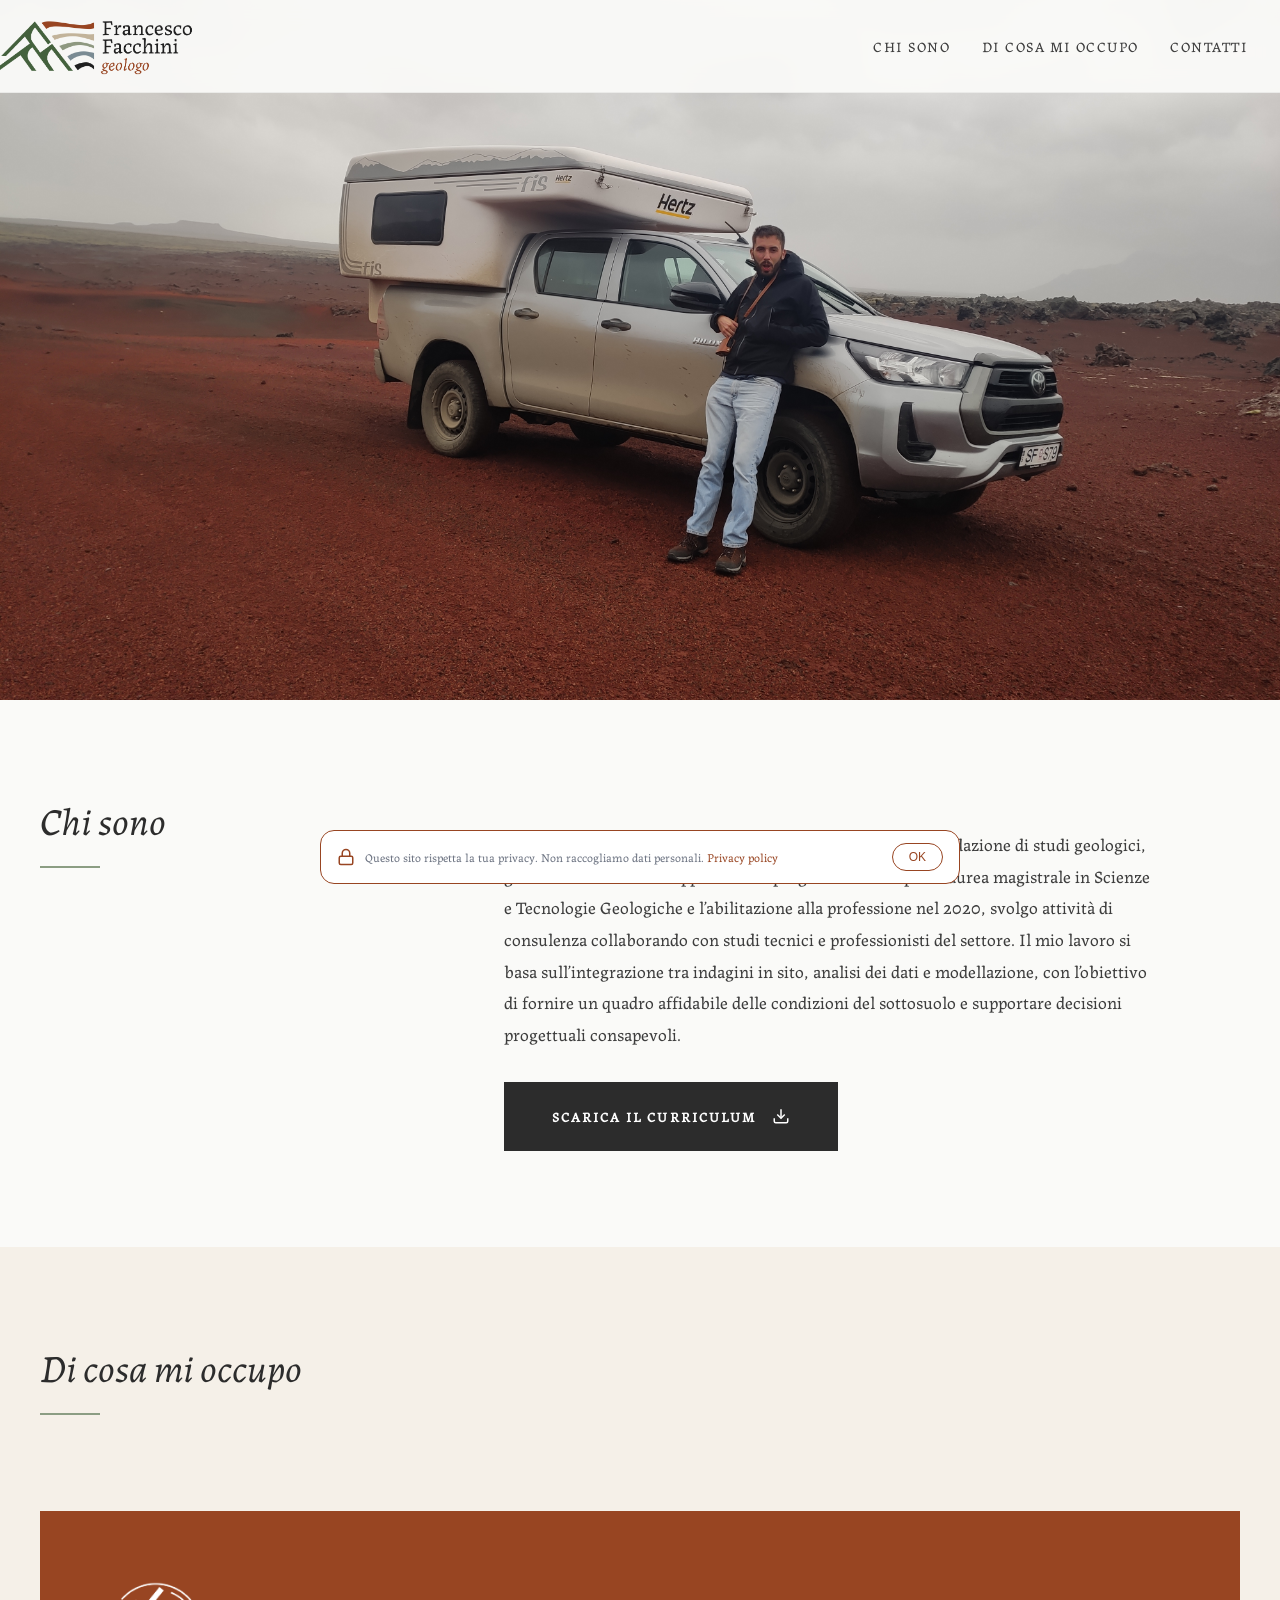
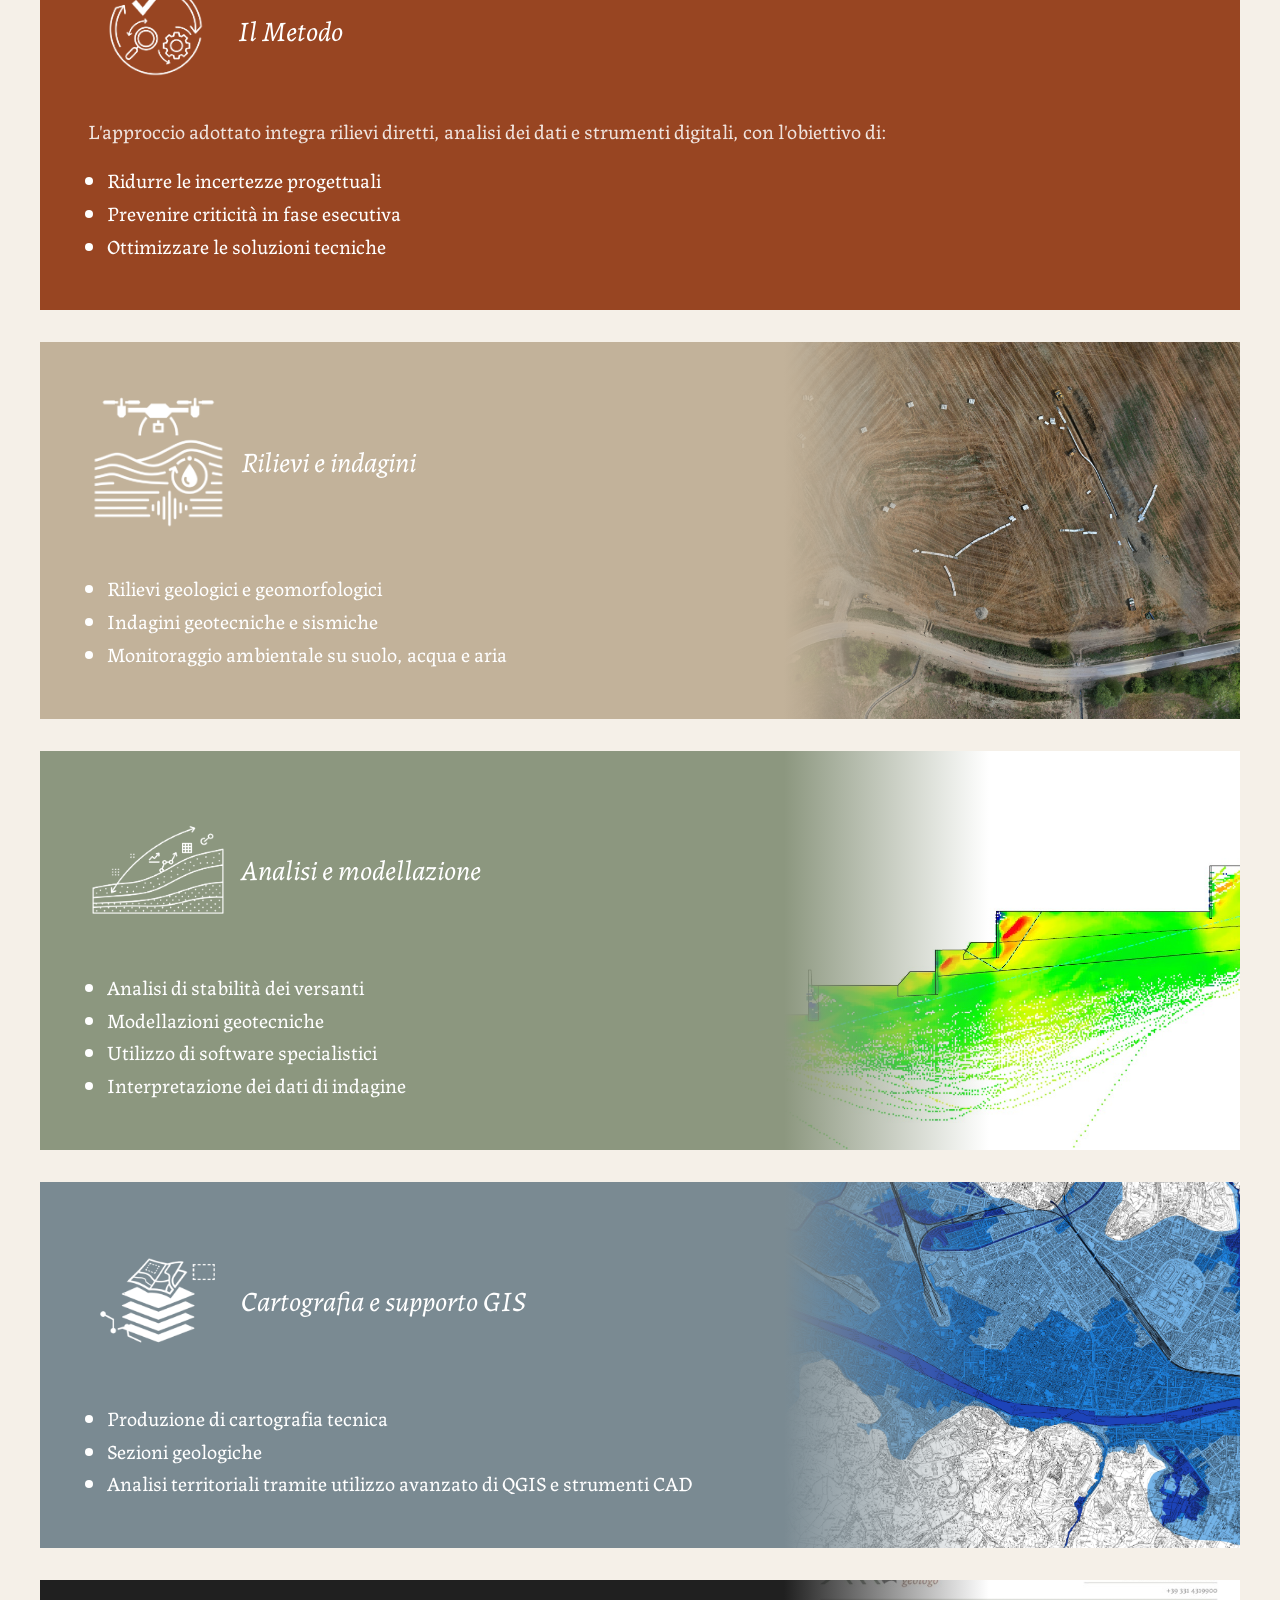
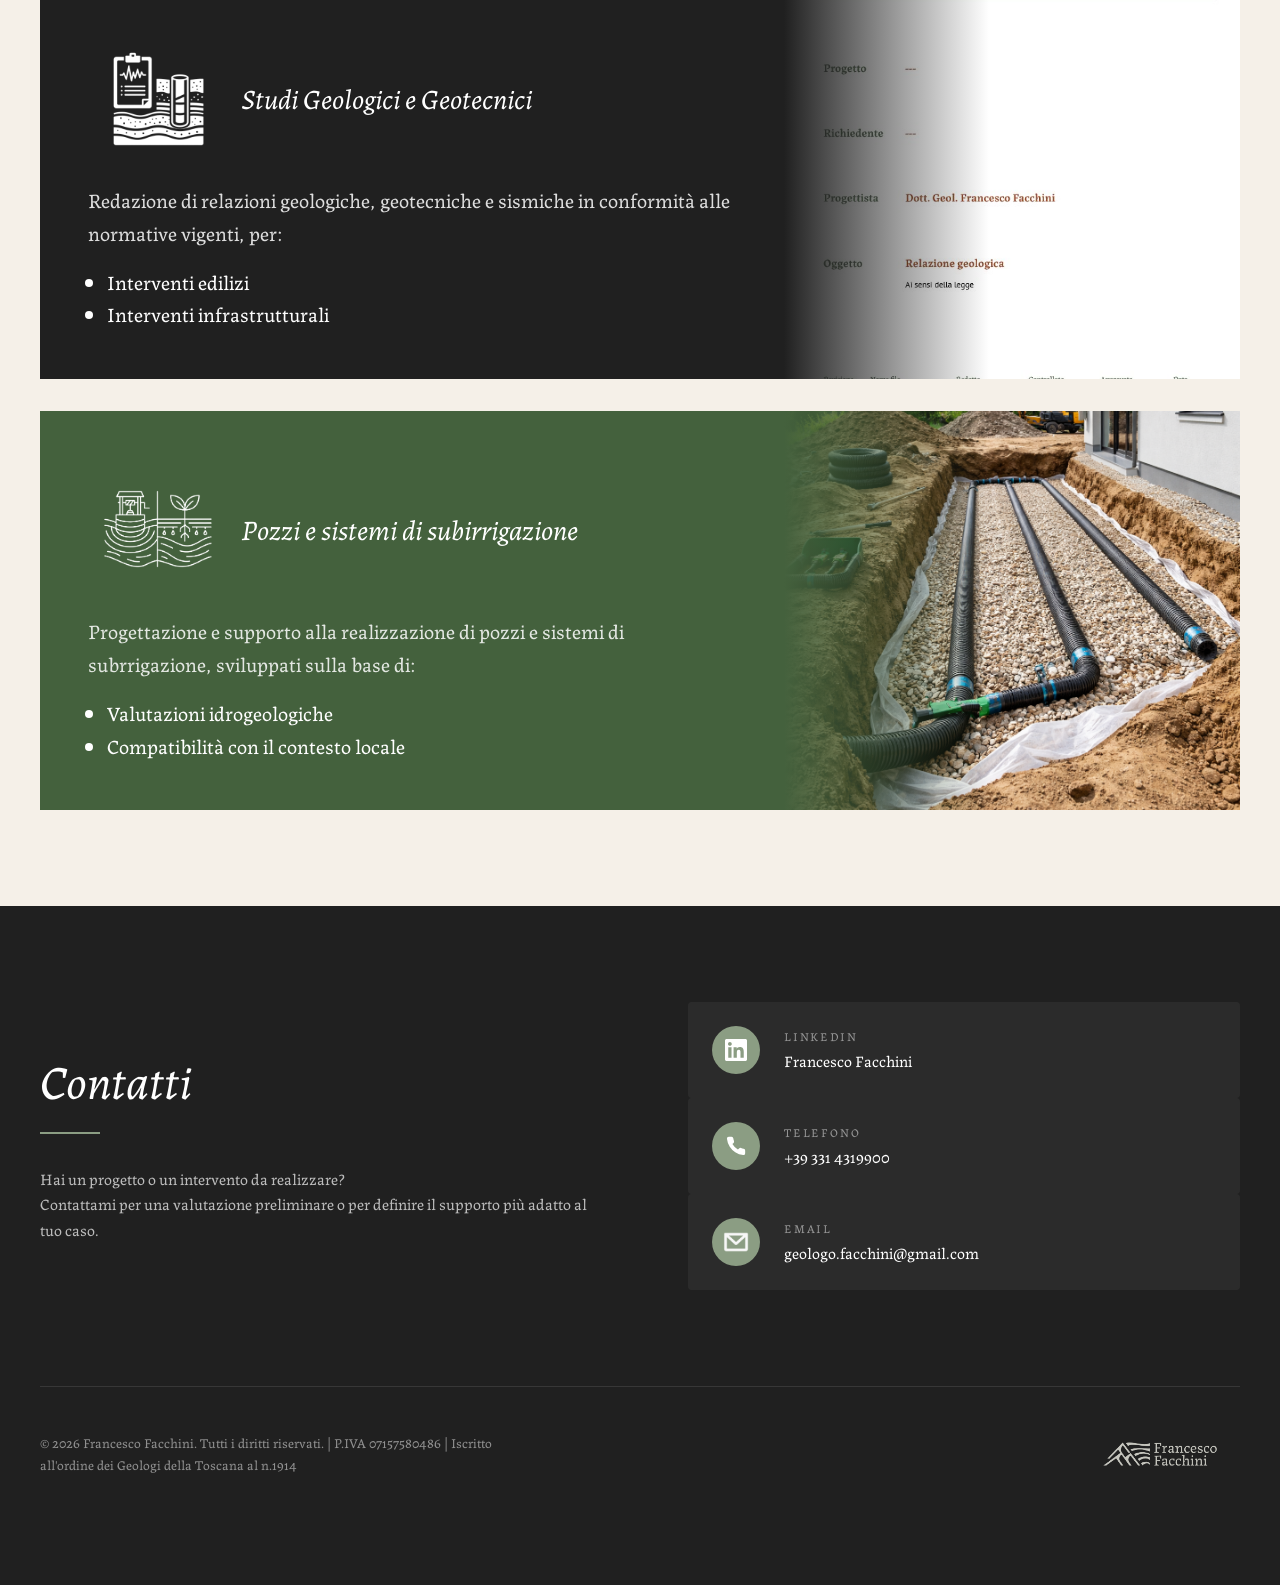
<file: sito_Francesco_Facchini/index.html>
<!DOCTYPE html>
<html lang="it">
<head>
    <meta charset="UTF-8">
    <meta name="viewport" content="width=device-width, initial-scale=1.0">
    <title>Geologo Francesco Facchini | Portfolio</title>
    <meta name="description" content="Portfolio professionale del Geologo Francesco Facchini - Consulenza geologica, analisi del territorio e studi ambientali.">
    
    <link rel="preconnect" href="https://fonts.googleapis.com">
    <link rel="preconnect" href="https://fonts.gstatic.com" crossorigin>
    <link href="https://fonts.googleapis.com/css2?family=Cormorant+Garamond:ital,wght@0,400;0,500;0,600;0,700;1,400&family=Inter:wght@300;400;500;600&display=swap" rel="stylesheet">
    
    <link rel="stylesheet" href="styles.css">
</head>
<body>
    <nav class="navbar" role="navigation" aria-label="Navigazione principale">
        <div class="navbar-container">
            <a href="#" class="navbar-logo" aria-label="Torna alla home">
                <div class="logo-icon">
                    <img src="assets/LOGO_Multicolor.png" alt="Logo Facchini" style="width: 100%; height: 100%; object-fit: contain;">
                </div>
            </a>
            
            <ul class="navbar-links" id="navLinks">
                <li><a href="#chi-sono">Chi sono</a></li>
                <li><a href="#lavori">Di cosa mi occupo</a></li>
                <li><a href="#contatti">Contatti</a></li>
            </ul>
            
            <button class="menu-toggle" id="menuToggle" aria-label="Apri menu" aria-expanded="false">
                <span></span>
                <span></span>
                <span></span>
            </button>
        </div>
    </nav>

    <header class="hero" id="hero">
        <div class="hero-image-slider-wrapper">
            <div class="hero-image-slider">
                <img src="assets/Copertina (1).jpg" alt="Vista 1" class="slider-image">
                <img src="assets/Copertina (3).jpg" alt="Vista 2" class="slider-image">
                <img src="assets/Copertina (4).jpg" alt="Vista 3" class="slider-image">
            </div>
        </div>
    </header>

    <section class="section chi-sono" id="chi-sono" aria-labelledby="chi-sono-title">
        <div class="section-container">
            <div class="chi-sono-grid">
                <header class="section-header">
                    <h2 class="section-title" id="chi-sono-title">Chi sono</h2>
                </header>
                <div class="chi-sono-content">
                    <p class="chi-sono-text">
                        Sono un geologo libero professionista con esperienza nella redazione di studi geologici, geotecnici e sismici a supporto della progettazione. Dopo la laurea magistrale in Scienze e Tecnologie Geologiche e l’abilitazione alla professione nel 2020, svolgo attività di consulenza collaborando con studi tecnici e professionisti del settore. Il mio lavoro si basa sull’integrazione tra indagini in sito, analisi dei dati e modellazione, con l’obiettivo di fornire un quadro affidabile delle condizioni del sottosuolo e supportare decisioni progettuali consapevoli.
                    </p>
                    <a href="assets/CV_Francesco_Facchini.pdf" class="btn btn-primary" download="CV_Francesco_Facchini">
                        Scarica il Curriculum
                        <svg viewBox="0 0 24 24" fill="none" stroke="currentColor" stroke-width="2" aria-hidden="true">
                            <path d="M21 15v4a2 2 0 0 1-2 2H5a2 2 0 0 1-2-2v-4"/>
                            <polyline points="7 10 12 15 17 10"/>
                            <line x1="12" y1="15" x2="12" y2="3"/>
                        </svg>
                    </a>
                </div>
            </div>
        </div>
    </section>

    <section class="section lavori" id="lavori" aria-labelledby="lavori-title">
        <div class="section-container">
            <header class="lavori-header">
                <h2 class="section-title" id="lavori-title">Di cosa mi occupo</h2>
            </header>
            
            <div class="projects-grid">
                <article class="project-card project-card--large project-card--rust">
                    <div class="project-card-inner">
                        <div class="project-card-content">
                            <h3 class="project-title"><img src="assets/Metodo_Bn-removebg-preview.png" alt="" class="project-icon icon--metodo">Il Metodo</h3>
                            <p class="project-description">
                                L'approccio adottato integra rilievi diretti, analisi dei dati e strumenti digitali, con l'obiettivo di:
                            </p>
                            <ul class="project-list">
                                <li>Ridurre le incertezze progettuali</li>
                                <li>Prevenire criticità in fase esecutiva</li>
                                <li>Ottimizzare le soluzioni tecniche</li>
                            </ul>
                        </div>
                    </div>
                </article>

                <article class="project-card project-card--medium project-card--beige">
                    <div class="project-card-inner">
                        <div class="project-card-content">
                            <h3 class="project-title"><img src="assets/Rilievo-removebg-preview.png" alt="" class="project-icon icon--rilievo">Rilievi e indagini</h3>
                            <p class="project-description">
                                <ul  class="project-list">
                                    <li>Rilievi geologici e geomorfologici</li>
                                    <li>Indagini geotecniche e sismiche</li>
                                    <li>Monitoraggio ambientale su suolo, acqua e aria</li>
                                </ul>
                            </p>
                        </div>
                        <div class="project-card-media">
                            <img src="assets/immagine_rilievo.jpeg" alt="Rilievi e indagini">
                        </div>
                    </div>
                </article>

                <article class="project-card project-card--small project-card--sage">
                    <div class="project-card-inner">
                        <div class="project-card-content">
                            <h3 class="project-title"><img src="assets/Analisi_e_modellazione-removebg-preview.png" alt="" class="project-icon icon--analisi">Analisi e modellazione</h3>
                            <p class="project-description">
                               <ul class="project-list">
                                    <li>Analisi di stabilità dei versanti</li>
                                    <li>Modellazioni geotecniche</li>
                                    <li>Utilizzo di software specialistici</li>
                                    <li>Interpretazione dei dati di indagine</li>
                                </ul>
                            </p>
                        </div>
                        <div class="project-card-media">
                            <img src="assets/Modellazione.jpg" alt="Analisi e modellazione">
                            
                        </div>
                    </div>
                </article>

                <article class="project-card project-card--small project-card--blue">
                    <div class="project-card-inner">
                        <div class="project-card-content">
                            <h3 class="project-title"><img src="assets/Gis-removebg-preview.png" alt="" class="project-icon icon--gis">Cartografia e supporto GIS</h3>
                            <p class="project-description">
                                <ul class = "project-list">
                                    <li>Produzione di cartografia tecnica</li>
                                    <li>Sezioni geologiche</li>
                                    <li>Analisi territoriali tramite utilizzo avanzato di QGIS e strumenti CAD</li>
                                </ul>
                            </p>
                        </div>
                        <div class="project-card-media">
                            <img src="assets/Cartografia.jpeg" alt="Cartografia e supporto GIS">
                        </div>
                    </div>
                </article>

                <article class="project-card project-card--medium project-card--dark">
                    <div class="project-card-inner">
                        <div class="project-card-content">
                            <h3 class="project-title"><img src="assets/Studio_di_geologia_e_geotecnica-removebg-preview.png" alt="" class="project-icon icon--studio">Studi Geologici e Geotecnici</h3>
                            <p class="project-description">
                                Redazione di relazioni geologiche, geotecniche e sismiche in conformità alle normative vigenti, per:
                               <ul class="project-list">
                                <li>Interventi edilizi</li>
                                <li>Interventi infrastrutturali</li>
                               </ul>

                            </p>
                        </div>
                        <div class="project-card-media">
                            <img src="assets/Relazione.jpg" alt="Studi geologici e geotecnici">
                        </div>
                    </div>
                </article>

                <article class="project-card project-card--medium project-card--green">
                    <div class="project-card-inner">
                        <div class="project-card-content">
                            <h3 class="project-title"><img src="assets/Pozzi_e_subirrigazione_BN-removebg-preview.png" alt="" class="project-icon icon--pozzi">Pozzi e sistemi di subirrigazione</h3>
                            <p class="project-description">
                                Progettazione e supporto alla realizzazione di pozzi e sistemi di subrrigazione, sviluppati sulla base di:  
                             </p>
                             <ul class="project-list">
                                <li>Valutazioni idrogeologiche</li>
                                <li>Compatibilità con il contesto locale</li>
                             </ul>
                        </div>
                        <div class="project-card-media">
                            <img src="assets/Installazione impianto di irrigazione sotterranea.png" alt="Pozzi e sistemi di subirrigazione">
                        </div>
                    </div>
                </article>
            </div>
        </div>
    </section>

    <footer class="contatti" id="contatti" aria-labelledby="contatti-title">
        <div class="contatti-container">
            <div class="contatti-header">
                <h2 class="section-title" id="contatti-title">Contatti</h2>
                <p class="contatti-text">
                    Hai un progetto o un intervento da realizzare? <br>
                    Contattami per una valutazione preliminare o per definire il supporto più adatto al tuo caso.
                </p>
            </div>
            
            <div class="contatti-links">
                <a href="https://www.linkedin.com/in/francesco-facchini-06740915b/" class="contact-item" target="_blank" rel="noopener noreferrer" aria-label="Profilo LinkedIn">
                    <div class="contact-icon">
                        <svg viewBox="0 0 24 24" aria-hidden="true">
                            <path d="M20.447 20.452h-3.554v-5.569c0-1.328-.027-3.037-1.852-3.037-1.853 0-2.136 1.445-2.136 2.939v5.667H9.351V9h3.414v1.561h.046c.477-.9 1.637-1.85 3.37-1.85 3.601 0 4.267 2.37 4.267 5.455v6.286zM5.337 7.433c-1.144 0-2.063-.926-2.063-2.065 0-1.138.92-2.063 2.063-2.063 1.14 0 2.064.925 2.064 2.063 0 1.139-.925 2.065-2.064 2.065zm1.782 13.019H3.555V9h3.564v11.452zM22.225 0H1.771C.792 0 0 .774 0 1.729v20.542C0 23.227.792 24 1.771 24h20.451C23.2 24 24 23.227 24 22.271V1.729C24 .774 23.2 0 22.222 0h.003z"/>
                        </svg>
                    </div>
                    <div class="contact-info">
                        <span class="contact-label">LinkedIn</span>
                        <span class="contact-value">Francesco Facchini</span>
                    </div>
                </a>

                <a href="tel:+3314319900" class="contact-item" aria-label="Chiama">
                    <div class="contact-icon">
                        <svg viewBox="0 0 24 24" aria-hidden="true">
                            <path d="M22 16.92v3a2 2 0 0 1-2.18 2 19.79 19.79 0 0 1-8.63-3.07 19.5 19.5 0 0 1-6-6 19.79 19.79 0 0 1-3.07-8.67A2 2 0 0 1 4.11 2h3a2 2 0 0 1 2 1.72 12.84 12.84 0 0 0 .7 2.81 2 2 0 0 1-.45 2.11L8.09 9.91a16 16 0 0 0 6 6l1.27-1.27a2 2 0 0 1 2.11-.45 12.84 12.84 0 0 0 2.81.7A2 2 0 0 1 22 16.92z"/>
                        </svg>
                    </div>
                    <div class="contact-info">
                        <span class="contact-label">Telefono</span>
                        <span class="contact-value">+39 331 4319900</span>
                    </div>
                </a>

                <a href="mailto:geologo.facchini@gmail.com" class="contact-item" aria-label="Invia email">
                    <div class="contact-icon">
                        <img src="assets/mail_bold.png" alt="Icona Mail" style="height: 28px; width: 28px;">
                    </div>
                    <div class="contact-info">
                        <span class="contact-label">Email</span>
                        <span class="contact-value">geologo.facchini@gmail.com</span>
                    </div>
                </a>
            </div>
        </div>

        <div class="footer-bottom">
            <p class="footer-copyright">
                © 2026 Francesco Facchini. Tutti i diritti riservati. | P.IVA 07157580486 | Iscritto all'ordine dei Geologi della Toscana al n.1914
            </p>
            <div class="footer-logo">
                <img src="assets/Logo_02_Bianco.png" alt="Logo Bianco foot page" style="height: auto; width: 160px; opacity: 0.8;">
            </div>
        </div>
    </footer>

    <script>
        const menuToggle = document.getElementById('menuToggle');
        const navLinks = document.getElementById('navLinks');

        menuToggle.addEventListener('click', function() {
            const isActive = this.classList.toggle('active');
            navLinks.classList.toggle('active');
            this.setAttribute('aria-expanded', isActive);
        });

        document.querySelectorAll('.navbar-links a').forEach(link => {
            link.addEventListener('click', () => {
                menuToggle.classList.remove('active');
                navLinks.classList.remove('active');
                menuToggle.setAttribute('aria-expanded', 'false');
            });
        });

     // Navbar shadow on scroll
        window.addEventListener('scroll', function() {
            const navbar = document.querySelector('.navbar');
            if (window.scrollY > 50) {
                navbar.style.boxShadow = '0 2px 20px rgba(0, 0, 0, 0.1)';
            } else {
                navbar.style.boxShadow = 'none';
            }
        });
    </script>
</body>
<!-- Banner Privacy -->
<div id="privacy-banner" style="
  position: fixed; bottom: 16px; left: 50%; transform: translateX(-50%);
  width: calc(100% - 2rem); max-width: 640px;
  background: #fff; border: 1.5px solid #984522;
  border-radius: 14px; padding: 12px 16px;
  display: flex; align-items: center; justify-content: space-between;
  gap: 12px; flex-wrap: wrap; z-index: 9999;
">
  <div style="display: flex; align-items: center; gap: 10px; flex: 1;">
    <svg width="18" height="18" viewBox="0 0 24 24" fill="none" stroke="#984522" stroke-width="2" stroke-linecap="round" stroke-linejoin="round" style="flex-shrink:0"><rect x="3" y="11" width="18" height="11" rx="2"/><path d="M7 11V7a5 5 0 0 1 10 0v4"/></svg>
    <p style="margin: 0; font-size: 12px; color: #6b7280; line-height: 1.5;">
      Questo sito rispetta la tua privacy. Non raccogliamo dati personali.
      <a href="/privacy-policy" style="color: #984522; font-weight: 500; text-decoration: none;">Privacy policy</a>
    </p>
  </div>
  <button onclick="chiudiBanner()" style="
    padding: 6px 16px; font-size: 12px; cursor: pointer;
    border: 1.5px solid #984522; border-radius: 20px;
    color: #984522; background: transparent; font-weight: 500;
    white-space: nowrap;
  ">OK</button>
</div>

<script>
  function chiudiBanner() {
    localStorage.setItem('privacy_notice', 'visto');
    document.getElementById('privacy-banner').style.display = 'none';
  }
  if (localStorage.getItem('privacy_notice')) {
    document.getElementById('privacy-banner').style.display = 'none';
  }
</script>
</html>
</file>
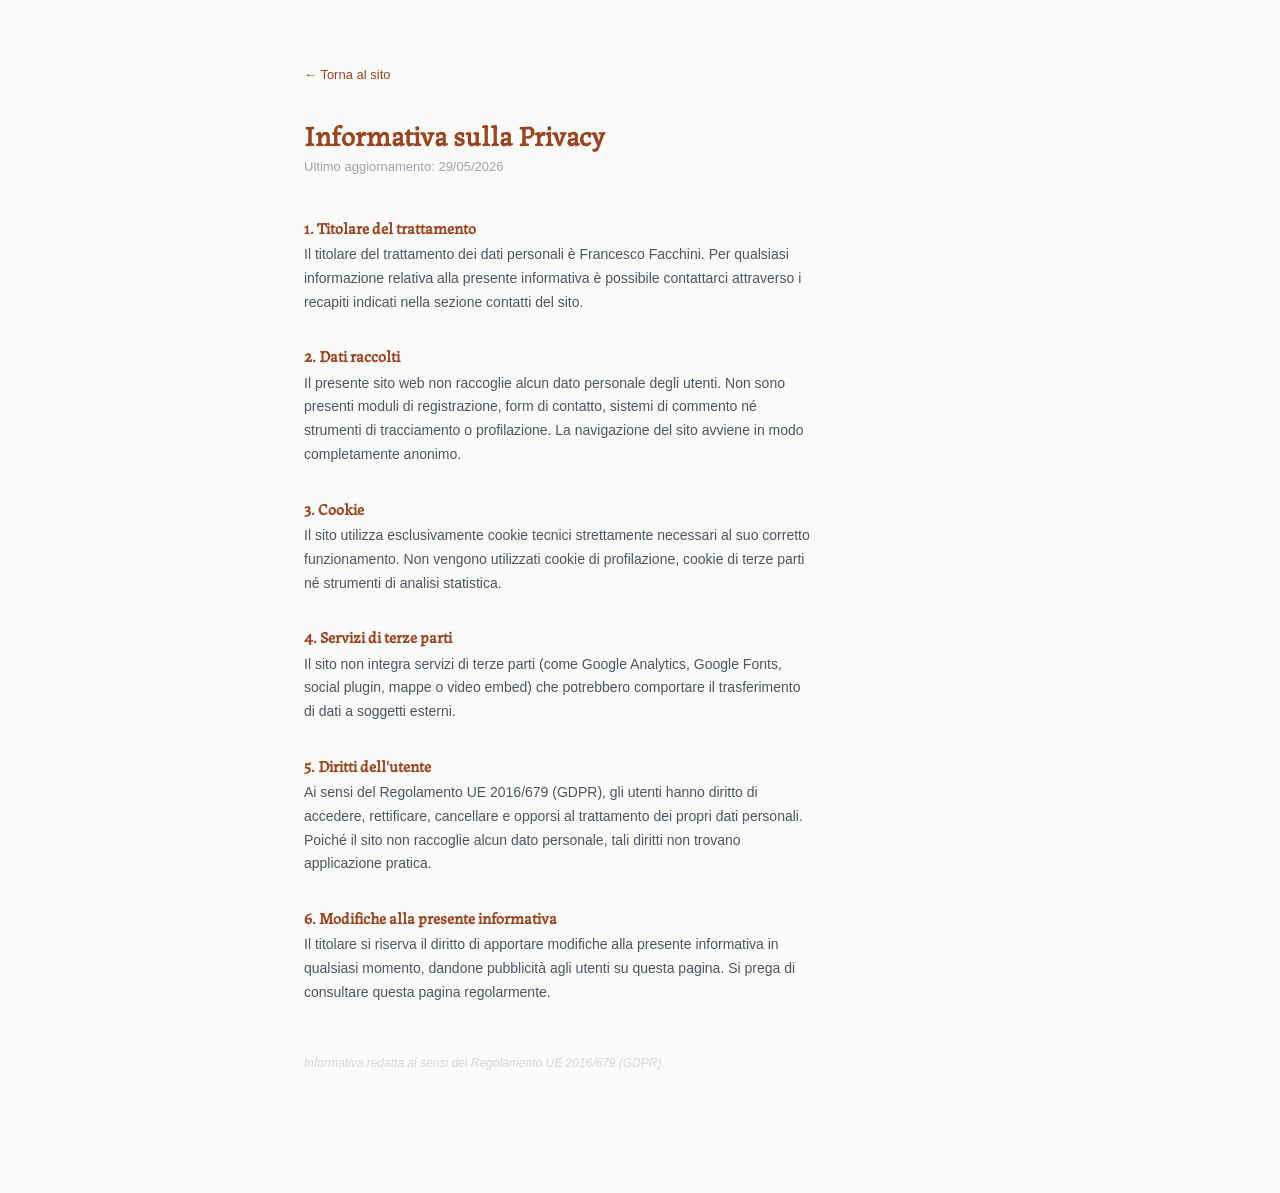
<file: sito_Francesco_Facchini/privacy-policy.html>
<!DOCTYPE html>
<html lang="it">
<head>
  <meta charset="UTF-8">
  <meta name="viewport" content="width=device-width, initial-scale=1.0">
  <title>Privacy Policy – Francesco Facchini</title>
  <link rel="stylesheet" href="styles.css">
  <style>
    .privacy-container {
      max-width: 720px;
      margin: 60px auto;
      padding: 0 24px 60px;
      font-family: Arial, sans-serif;
      color: #1f2937;
      line-height: 1.7;
    }
    .privacy-container h1 {
      font-size: 28px;
      font-weight: 700;
      color: #984522;
      margin-bottom: 4px;
    }
    .privacy-container .data {
      font-size: 13px;
      color: #9ca3af;
      margin-bottom: 40px;
    }
    .privacy-container h2 {
      font-size: 16px;
      font-weight: 600;
      color: #984522;
      margin-top: 32px;
      margin-bottom: 6px;
    }
    .privacy-container p {
      font-size: 14px;
      color: #4b5563;
      margin: 0;
    }
    .privacy-container .footer-note {
      margin-top: 48px;
      font-size: 12px;
      color: #d1d5db;
      font-style: italic;
    }
    .back-link {
      display: inline-flex;
      align-items: center;
      gap: 6px;
      font-size: 13px;
      color: #984522;
      text-decoration: none;
      margin-bottom: 32px;
    }
    .back-link:hover { opacity: 0.8; }
  </style>
</head>
<body>
  <div class="privacy-container">
    <a href="index.html" class="back-link">← Torna al sito</a>
    <h1>Informativa sulla Privacy</h1>
    <p class="data">Ultimo aggiornamento: 29/05/2026</p>

    <h2>1. Titolare del trattamento</h2>
    <p>Il titolare del trattamento dei dati personali è Francesco Facchini. Per qualsiasi informazione relativa alla presente informativa è possibile contattarci attraverso i recapiti indicati nella sezione contatti del sito.</p>

    <h2>2. Dati raccolti</h2>
    <p>Il presente sito web non raccoglie alcun dato personale degli utenti. Non sono presenti moduli di registrazione, form di contatto, sistemi di commento né strumenti di tracciamento o profilazione. La navigazione del sito avviene in modo completamente anonimo.</p>

    <h2>3. Cookie</h2>
    <p>Il sito utilizza esclusivamente cookie tecnici strettamente necessari al suo corretto funzionamento. Non vengono utilizzati cookie di profilazione, cookie di terze parti né strumenti di analisi statistica.</p>

    <h2>4. Servizi di terze parti</h2>
    <p>Il sito non integra servizi di terze parti (come Google Analytics, Google Fonts, social plugin, mappe o video embed) che potrebbero comportare il trasferimento di dati a soggetti esterni.</p>

    <h2>5. Diritti dell'utente</h2>
    <p>Ai sensi del Regolamento UE 2016/679 (GDPR), gli utenti hanno diritto di accedere, rettificare, cancellare e opporsi al trattamento dei propri dati personali. Poiché il sito non raccoglie alcun dato personale, tali diritti non trovano applicazione pratica.</p>

    <h2>6. Modifiche alla presente informativa</h2>
    <p>Il titolare si riserva il diritto di apportare modifiche alla presente informativa in qualsiasi momento, dandone pubblicità agli utenti su questa pagina. Si prega di consultare questa pagina regolarmente.</p>

    <p class="footer-note">Informativa redatta ai sensi del Regolamento UE 2016/679 (GDPR).</p>
  </div>
</body>
</html>
</file>
<file: sito_Francesco_Facchini/styles.css>
*,
*::before,
*::after {
    margin: 0;
    padding: 0;
    box-sizing: border-box;
}

html {
    scroll-behavior: smooth;
}

/*Font Labrada Regular*/
@font-face {
    font-family:'Labrada';
    src: url('assets/fonts/Labrada-Regular.ttf') format('truetype');
    font-weight: normal;
    font-style: normal;
}

/*Font Labrada Corsivo*/
@font-face {
    font-family: 'Labrada';
    src: url('assets/fonts/Labrada-Italic.ttf') format('truetype');
    font-weight: normal;
    font-style: italic; 
}

/* ============================================
   CSS CUSTOM PROPERTIES (Color Palette)
   ============================================ */
:root {
    --sage-green: #8B9D83;
    --sage-light: #A8B5A0;
    --sage-dark: #6B7D63;
    
    --sand-beige: #D4C5B5;
    --sand-light: #E8DDD0;
    --sand-cream: #F5F0E8;
    
    --slate-dark: #2C2C2C;
    --slate-medium: #3D3D3D;
    --slate-light: #5A5A5A;
    
    --white: #FFFFFF;
    --off-white: #FAFAF8;
    --black: #1A1A1A;
    
    --font-serif: 'Labrada', Georgia, serif;
    --font-sans: 'Labrada', sans-serif;
    
    --space-xs: 0.5rem;
    --space-sm: 1rem;
    --space-md: 1.5rem;
    --space-lg: 2rem;
    --space-xl: 3rem;
    --space-2xl: 4rem;
    --space-3xl: 6rem;
    
    --transition-fast: 0.2s ease;
    --transition-base: 0.3s ease;
    --transition-slow: 0.5s ease;
}

/* ============================================
   TYPOGRAPHY BASE
   ============================================ */
body {
    font-family: var(--font-sans);
    font-size: 16px;
    line-height: 1.6;
    color: var(--slate-dark);
    background-color: var(--off-white);
    -webkit-font-smoothing: antialiased;
    -moz-osx-font-smoothing: grayscale;
}

h1, h2, h3, h4, h5, h6 {
    font-family: var(--font-serif);
    font-weight: 500;
    line-height: 1.2;
    color: var(--black);
}

h1 { font-size: clamp(2.5rem, 6vw, 5rem); }
h2 { font-size: clamp(2rem, 4vw, 3.5rem); }
h3 { font-size: clamp(1.5rem, 3vw, 2rem); }
h4 { font-size: clamp(1.25rem, 2vw, 1.5rem); }

p {
    font-size: clamp(0.95rem, 1.5vw, 1.1rem);
    color: var(--slate-light);
    max-width: 65ch;
}

a {
    color: inherit;
    text-decoration: none;
    transition: color var(--transition-fast);
}

img {
    max-width: 100%;
    height: auto;
    display: block;
}

/* ============================================
   NAVBAR
   ============================================ */
/* ============================================
   NAVBAR - Sticky Navigation
   ============================================ */
.navbar {
    position: fixed;
    top: 0;
    left: 0;
    right: 0;
    z-index: 1000;
    background-color: rgba(250, 250, 248, 0.95);
    backdrop-filter: blur(10px);
    -webkit-backdrop-filter: blur(10px);
    border-bottom: 1px solid rgba(0, 0, 0, 0.05);
    padding: var(--space-sm) var(--space-lg);
    transition: all var(--transition-base);
}

.navbar-container {
    max-width: 1400px;
    margin: 0 auto;
    display: flex;
    justify-content: space-between;
    align-items: center;
    
}

/* Logo Section */
.navbar-logo {
    display: flex;
    align-items: center;
    gap: var(--space-sm);
}

.logo-icon {
    width: 60 px;
    height: 60px;
    display: flex;
    align-items: center;
    justify-content: center;
    transform: scale(2.5); /*per aumentare la dimensione del logo senza compromettere la navbar*/
}

.logo-icon svg {
    width: 100%;
    height: 100%;
    fill: var(--sage-dark);
    transition: fill var(--transition-fast);
}

.navbar-logo:hover .logo-icon svg {
    fill: var(--sage-green);
}

.logo-text {
    font-family: var(--font-serif);
    font-size: 1.1rem;
    font-weight: 600;
    color: var(--black);
    letter-spacing: 0.02em;
    margin-left: 50px;

}
.navbar-links {
    display: flex;
    align-items: center;
    gap: var(--space-lg);
    list-style: none;
}

.navbar-links a {
    font-size: 0.9rem;
    font-weight: 500;
    color: var(--slate-medium);
    text-transform: uppercase;
    letter-spacing: 0.1em;
    position: relative;
    padding: var(--space-xs) 0;
}

.navbar-links a::after {
    content: '';
    position: absolute;
    bottom: 0;
    left: 0;
    width: 0;
    height: 1px;
    background-color: var(--sage-green);
    transition: width var(--transition-base);
}

.navbar-links a:hover {
    color: var(--sage-dark);
}

.navbar-links a:hover::after {
    width: 100%;
}

.menu-toggle {
    display: none;
    flex-direction: column;
    gap: 5px;
    cursor: pointer;
    padding: var(--space-xs);
    background: none;
    border: none;
}

.menu-toggle span {
    width: 24px;
    height: 2px;
    background-color: var(--slate-dark);
    transition: all var(--transition-fast);
}

/* ============================================
   HERO SECTION - 3 IMMAGINI
   ============================================ */
.hero {
    height: 80vh;
    max-height: 700px;
    padding-top: 0;
    display: flex;
    flex-direction: column;
    background-color: #8c977f;
    overflow: hidden;
    position: relative;
}

.hero-image-slider-wrapper {
    flex: 1;
    width: 100%;
    height: 100%;
    overflow: hidden;
    min-height: 0;
}

.hero-image-slider {
    display: flex;
    width: 300%;
    height: 100%;
    animation: autoSlide 9s infinite;
}

.hero-image-slider::-webkit-scrollbar {
    display: none;
}

.slider-image {
    width: 33.333%;
    height: 100%;
    object-fit: cover; 
    object-position: center center;
    flex-shrink: 0;
    display: block;
}

/* Regolazioni inquadrature (opzionali per le prime 3) */
.hero-image-slider .slider-image:nth-child(1) { object-position: center 47%; }
.hero-image-slider .slider-image:nth-child(2) { object-position: center 30%; }
.hero-image-slider .slider-image:nth-child(3) { object-position: center 30%; }

@keyframes autoSlide {
    0%   { transform: translateX(0); }
    30%  { transform: translateX(0); }
    33%  { transform: translateX(-33.333%); }
    63%  { transform: translateX(-33.333%); }
    66%  { transform: translateX(-66.666%); }
    96%  { transform: translateX(-66.666%); }
    100% { transform: translateX(0); }
}

@media (max-width: 992px) {
    .hero {
        height: auto;
        min-height: 60vh;
    }
    .hero-content {
        padding: var(--space-3xl) var(--space-lg);
        order: 2;
    }
    .hero-image-slider-wrapper {
        height: 50vh;
        flex: none;
        width: 100%;
        order: 1;
    }
}

/* ============================================
   SECTIONS
   ============================================ */
.section {
    padding: var(--space-3xl) var(--space-lg);
}

.section-container {
    max-width: 1200px;
    margin: 0 auto;
}

.chi-sono {
    background-color: var(--off-white);
}

.chi-sono-grid {
    display: grid;
    grid-template-columns: 1fr 2fr;
    gap: var(--space-3xl);
    align-items: start;
}

.section-header {
    position: relative;
}

.section-number {
    font-family: var(--font-serif);
    font-size: 5rem;
    font-weight: 300;
    color: var(--sand-beige);
    line-height: 1;
    margin-bottom: var(--space-sm);
}

.section-title {
    font-size: clamp(1.8rem, 3vw, 2.5rem);
    color: var(--slate-dark);
    font-style: italic;
}

.section-title::after {
    content: '';
    display: block;
    width: 60px;
    height: 2px;
    background-color: var(--sage-green);
    margin-top: var(--space-md);
}

.chi-sono-content {
    padding-top: var(--space-lg);
}

.chi-sono-text {
    font-size: 1.1rem;
    line-height: 1.8;
    color: var(--slate-medium);
    margin-bottom: var(--space-lg);
}

.chi-sono-text strong {
    font-weight: 600;
    color: var(--slate-dark);
}

/* ============================================
   BUTTONS
   ============================================ */
.btn {
    display: inline-flex;
    align-items: center;
    gap: var(--space-sm);
    padding: var(--space-md) var(--space-xl);
    font-family: var(--font-sans);
    font-size: 0.85rem;
    font-weight: 600;
    text-transform: uppercase;
    letter-spacing: 0.15em;
    border: none;
    cursor: pointer;
    transition: all var(--transition-base);
}

.btn-primary {
    background-color: var(--slate-dark);
    color: var(--white);
}

.btn-primary:hover {
    background-color: var(--sage-dark);
    transform: translateY(-2px);
}

.btn svg {
    width: 18px;
    height: 18px;
    transition: transform var(--transition-fast);
}

.btn:hover svg {
    transform: translateX(4px);
}

/* ============================================
DI COSA MI OCCUPO
   ============================================ */
.lavori {
    background-color: var(--sand-cream);
}

.lavori-header {
    text-align: left;
    margin-bottom: var(--space-3xl);
}

.lavori-header .section-title::after {
    margin: var(--space-md) 0 0;
}

.projects-grid {
    display: flex;
    flex-direction: column;
    gap: var(--space-lg);
}

.project-card {
    position: relative;
    overflow: hidden;
    transition: transform 0.3s ease, box-shadow 0.3s ease;
}

.project-card:hover {
    transform: translateY(-5px);
    box-shadow: 0 16px 40px rgba(0, 0, 0, 0.15);
}

.project-card-inner {
    height: 100%;
    min-height: 220px;
    display: flex;
    flex-direction: row;
    align-items: stretch;
    color: #ffffff;
}

.project-card-content {
    flex: 1 1 auto;
    padding: var(--space-xl);
    display: flex;
    flex-direction: column;
    justify-content: space-between;
}

.project-card-media {
    flex: 0 0 38%;
    min-width: 240px;
    position: relative;
}

.project-card-media img {
    width: 100%;
    height: 100%;
    object-fit: cover;
    position: absolute;
    top: 0;
    left: 0;
}

.project-card-media--placeholder {
    background-color: #e7e4de;
    display: flex;
    align-items: center;
    justify-content: center;
}

.project-card-media--placeholder span {
    font-family: var(--font-sans);
    font-size: 0.8rem;
    text-transform: uppercase;
    letter-spacing: 0.18em;
    color: #8c8c8c !important;
}

/* ============================================
   Card Color Variants 
   ============================================ */

/* 1 & 6. Variante RUST (#984522) */
.project-card--rust {
    background-color: #984522;
}
.project-card--rust * {
    color: #ffffff !important;
}

/* 2. Variante BEIGE (#c2b29a) - Testi scuri */
.project-card--beige {
    background-color: #c2b29a;
}
.project-card--beige * {
    color: #ffffff !important; 
}
.project-card--beige .project-title {
    background-image: linear-gradient(#ffffff, #ffffff);
    padding-bottom: 10px; 
}


/* 3. Variante SAGE (#8c977f) */
.project-card--sage {
    background-color: #8c977f;
}
.project-card--sage * {
    color: #ffffff !important;
}

/* 4. Variante BLUE (#7a8a92) */
.project-card--blue {
    background-color: #7a8a92;
}
.project-card--blue * {
    color: #ffffff !important;
}

/* 5. Variante DARK (#202020) */
.project-card--dark {
    background-color: #202020;
}
.project-card--dark * {
    color: #ffffff !important;
}
.project-card--green{
    background-color: #44613d;
}
.project-card--green *{
    color: #ffffff !important;
}

/* Testi Card */
.project-title {
    font-family: var(--font-serif);
    font-size: clamp(1.4rem, 2.2vw, 1.9rem);
    font-weight: 400;
    font-style: italic;
    line-height: 1.2;
    margin-bottom: var(--space-sm);
    color: #ffffff;
    display: flex;
    align-items: center;
    gap: 0.8rem;
    background-image: linear-gradient(#ffffff, #ffffff);
    background-repeat: no-repeat;
    background-size: 0% 1.5px;
    background-position: left bottom;
    transition: background-size 0.4s ease, transform 0.3s ease;
}

.project-icon {
    width: 140px;
    height: 140px;
    object-fit: contain;
    display: block;
    filter: brightness(0) invert(1); /* Effetto bianco base */
    transform-origin: center;
    flex-shrink: 0;
    transform: scale(1.6);
}

.icon--metodo{
    transform: scale(1.8);
    margin-right: -3px;
}





.project-card:hover .project-title {
    background-size: 100% 1.5px;
    transform: translateY(-2px);
}

.project-description {
    font-size: clamp(1rem, 1.6vw, 1.4rem);
    line-height: 1.6;
    opacity: 0.85;
    max-width: none;
    color: #ffffff;
    transition: opacity 0.25s ease;
}

.project-card:hover .project-description {
    opacity: 1;
}

.project-list {
    margin-top: var(--space-sm);
    padding-left: 1.2rem;
    font-size: clamp(1rem, 1.6vw, 1.4rem);
    max-height: none;
    color: #ffffff;
}
.project-card-media::before {
    content: '';
    position: absolute;
    top: 0;
    left: 0;
    width: 45%;
    height: 100%;
    z-index: 1;
    pointer-events: none;
}

.project-card--rust .project-card-media::before {
    background: linear-gradient(to right, #984522, transparent);
}

.project-card--beige .project-card-media::before {
    background: linear-gradient(to right, #c2b29a, transparent);
}

.project-card--sage .project-card-media::before {
    background: linear-gradient(to right, #8c977f, transparent);
}

.project-card--blue .project-card-media::before {
    background: linear-gradient(to right, #7a8a92, transparent);
}

.project-card--dark .project-card-media::before {
    background: linear-gradient(to right, #202020, transparent);
}

.project-card--green .project-card-media::before{
    background:linear-gradient(to right, #44613d, transparent);
}

/* Su mobile (colonne) il fade va dall'alto verso il basso */
@media (max-width: 768px) {
    .project-card-media::before {
        width: 100%;
        height: 40%;
        top: 0;
        left: 0;
    }

    .project-card--rust .project-card-media::before {
        background: linear-gradient(to bottom, #984522, transparent);
    }
    .project-card--beige .project-card-media::before {
        background: linear-gradient(to bottom, #c2b29a, transparent);
    }
    .project-card--sage .project-card-media::before {
        background: linear-gradient(to bottom, #8c977f, transparent);
    }
    .project-card--blue .project-card-media::before {
        background: linear-gradient(to bottom, #7a8a92, transparent);
    }
    .project-card--dark .project-card-media::before {
        background: linear-gradient(to bottom, #202020, transparent);
    }
}

/* ============================================
   CONTATTI E FOOTER
   ============================================ */
.contatti {
    background-color: #202020;
    color: var(--white);
    padding: var(--space-3xl) var(--space-lg);
}

.contatti-container {
    max-width: 1200px;
    margin: 0 auto;
    display: grid;
    grid-template-columns: 1fr 1fr;
    gap: var(--space-3xl);
    align-items: center;
}

.contatti-header .section-title {
    color: var(--white);
    font-size: clamp(2rem, 4vw, 3rem);
}

.contatti-header .section-title::after {
    background-color: var(--sage-green);
}

.contatti-text {
    color: rgba(255, 255, 255, 0.7);
    margin-top: var(--space-lg);
    font-size: 1rem;
}i

.contatti-links {
    display: flex;
    flex-direction: column;
    gap: var(--space-lg);
}

.contact-item {
    display: flex;
    align-items: center;
    gap: var(--space-md);
    padding: var(--space-md);
    background-color: rgba(255, 255, 255, 0.05);
    border-radius: 4px;
    transition: all var(--transition-base);
}

.contact-item:hover {
    background-color: rgba(255, 255, 255, 0.1);
    transform: translateX(8px);
}

.contact-icon {
    width: 48px;
    height: 48px;
    display: flex;
    align-items: center;
    justify-content: center;
    background-color: var(--sage-green);
    border-radius: 50%;
    flex-shrink: 0;
}

.contact-icon svg {
    width: 22px;
    height: 22px;
    fill: var(--white);
}

.contact-info {
    display: flex;
    flex-direction: column;
    gap: 2px;
}

.contact-label {
    font-size: 0.75rem;
    text-transform: uppercase;
    letter-spacing: 0.15em;
    color: rgba(255, 255, 255, 0.5);
}

.contact-value {
    font-size: 1rem;
    color: var(--white);
    font-weight: 500;
}

.footer-bottom {
    max-width: 1200px;
    margin: var(--space-3xl) auto 0;
    padding-top: var(--space-lg);
    border-top: 1px solid rgba(255, 255, 255, 0.1);
    display: flex;
    justify-content: space-between;
    align-items: center;
}

.footer-copyright {
    font-size: 0.85rem;
    color: rgba(255, 255, 255, 0.5);
}

.footer-logo {
    display: flex;
    align-items: center;
    gap: var(--space-sm);
}

/* ============================================
   RESPONSIVE STYLES
   ============================================ */
@media (max-width: 1100px) {
    .project-card-media {
        flex-basis: 40%;
        min-width: 220px;
    }
}

@media (max-width: 1024px) {
    .chi-sono-grid, .contatti-container {
        grid-template-columns: 1fr;
        gap: var(--space-xl);
    }
}

@media (max-width: 768px) {
    :root {
        --space-3xl: 4rem;
    }
    .navbar-links {
        position: fixed;
        top: 0;
        right: -100%;
        width: 100%;
        height: 100vh;
        flex-direction: column;
        justify-content: center;
        background-color: var(--off-white);
        transition: right var(--transition-base);
        gap: var(--space-xl);
    }
    .navbar-links.active { right: 0; }
    .navbar-links a { font-size: 1.2rem; }
    .menu-toggle { display: flex; z-index: 1001; }
    .menu-toggle.active span:nth-child(1) { transform: rotate(45deg) translate(5px, 5px); }
    .menu-toggle.active span:nth-child(2) { opacity: 0; }
    .menu-toggle.active span:nth-child(3) { transform: rotate(-45deg) translate(5px, -5px); }
    
    .hero { grid-template-columns: 1fr; min-height: auto; }
    .hero-content { padding: var(--space-xl); min-height: 60vh; }
    
    .project-card-inner { flex-direction: column; min-height: 0; }
    .project-card-content { padding: var(--space-lg); }
    .project-card-media { flex-basis: auto; min-width: 0; width: 100%; height: 180px; }
    .footer-bottom { flex-direction: column; gap: var(--space-md); text-align: center; }
}

@media (max-width: 480px) {
    :root {
        --space-lg: 1.5rem;
        --space-xl: 2rem;
        --space-3xl: 3rem;
    }
    .navbar { padding: var(--space-sm); }
    .logo-text { font-size: 0.9rem; }
    .section { padding: var(--space-xl) var(--space-sm); }
    .btn { padding: var(--space-sm) var(--space-lg); font-size: 0.8rem; }
    .contact-item { padding: var(--space-sm); }
    .contact-icon { width: 40px; height: 40px; }
    .project-card-content { padding: var(--space-md); }
}

/* Utilities */
.sr-only {
    position: absolute;
    width: 1px;
    height: 1px;
    padding: 0;
    margin: -1px;
    overflow: hidden;
    clip: rect(0, 0, 0, 0);
    white-space: nowrap;
    border: 0;
}
</file>
